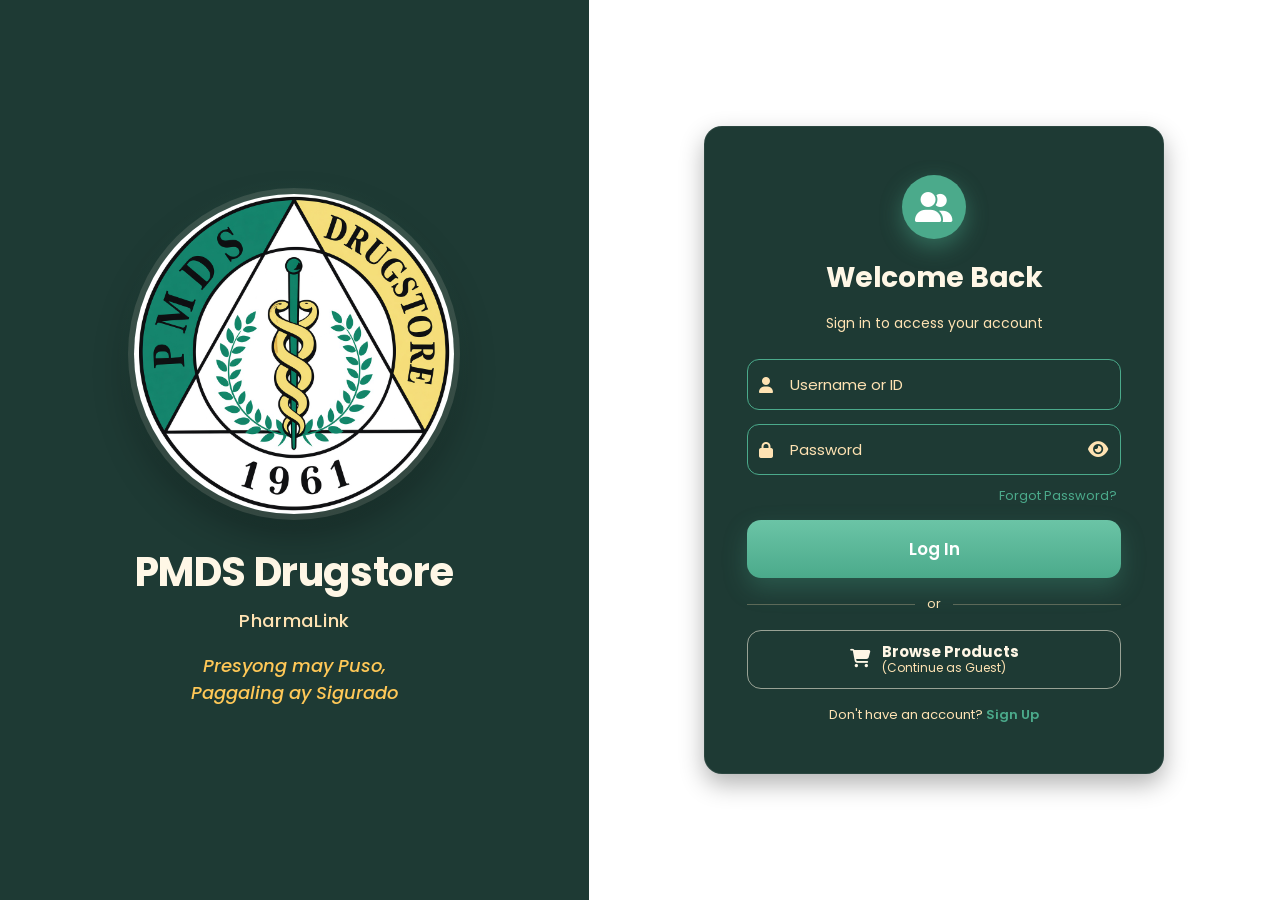
<file: index.html>
﻿<!DOCTYPE html>
<html lang="en">
<head>
    <meta charset="UTF-8">
    <meta name="viewport" content="width=device-width, initial-scale=1.0" />
    <title>Pharmacy Login</title>
    <link rel="icon" href="/assets/pmds-logo.jpg" type="image/jpeg">
    <link rel="stylesheet" href="assets/theme.css?v=palette-w4" />
    <link rel="stylesheet" href="shared/css/login.css?v=login-logo3" />
    <link rel="stylesheet" href="https://cdnjs.cloudflare.com/ajax/libs/font-awesome/6.4.0/css/all.min.css"/>
</head>
<body>
    <div class="login-page" id="loginPage">
        <div class="login-branding">
            <div class="brand-logo-wrap">
                <img class="brand-logo" src="assets/pmds-logo.jpg?v=logo1" alt="PMDS Drugstore">
            </div>
            <h1>PMDS Drugstore</h1>
            <p class="brand-kicker">PharmaLink</p>
            <p class="brand-slogan">Presyong may Puso,<br>Paggaling ay Sigurado</p>
        </div>

        <div class="login-container">
            <div class="login-card"> 
                
                <div class="login-icon">
                    <i class="fa-solid fa-user-group"></i>
                </div>
                <h2>Welcome Back</h2>
                <p>Sign in to access your account</p>
                <div id="loginMessage"></div>
                
                <form id="loginForm" method="POST">
                    
                    <div class="input-group">
                        <i class="fa-solid fa-user"></i>
                        <input type="text" id="username" name="username" placeholder="Username or ID" required autocomplete="username">
                    </div>

                    <div class="input-group">
                        <i class="fa-solid fa-lock"></i>
                        <input type="password" id="password" name="password" placeholder="Password" required>
                        <i class="fas fa-eye toggle-password"></i> 
                    </div>

                    <p class="forgot-password-row"><a href="#" id="openForgotPasswordModal">Forgot Password?</a></p>

                    <button type="submit" class="login-btn">Log In</button>
                    <div class="login-or"><span>or</span></div>
                    <a class="guest-browse-btn" href="/customer/customer.html">
                        <i class="fa-solid fa-cart-shopping"></i>
                        <span>
                            <strong>Browse Products</strong>
                            <small>(Continue as Guest)</small>
                        </span>
                    </a>

                    <p class="signup-text">Don't have an account? <a href="#" id="openSignupModal">Sign Up</a></p>
                </form>
                
            </div>
        </div>
    </div>

    <!-- Forgot Password: username or account ID, plus the email on file. -->
    <div class="signup-modal-overlay" id="forgotPasswordModalOverlay">
        <div class="login-card signup-modal-card">
            <span class="signup-modal-close" id="closeForgotPasswordModal">&times;</span>

            <div class="login-icon">
                <i class="fa-solid fa-key"></i>
            </div>
            <h2>Forgot Password</h2>
            <p>Enter your username and the email on the account.</p>

            <div id="forgotPasswordMessage"></div>

            <form id="forgotPasswordForm">
                <div class="input-group">
                    <i class="fa-solid fa-id-badge"></i>
                    <input type="text" name="employee_id" placeholder="Username or account ID" required autocomplete="username">
                </div>
                <div class="input-group">
                    <i class="fa-solid fa-envelope"></i>
                    <input type="email" name="email" placeholder="Email Address" required>
                </div>

                <button type="submit" class="login-btn">Send Reset Link</button>
            </form>
        </div>
    </div>

    <!-- Sign Up Popup Modal -->
    <div class="signup-modal-overlay" id="signupModalOverlay">
        <div class="login-card signup-modal-card">
            <span class="signup-modal-close" id="closeSignupModal">&times;</span>

            <div class="login-icon">
                <i class="fa-solid fa-user-plus"></i>
            </div>
            <h2>Register</h2>
            <p>Create a customer account</p>

            <div id="signupMessage"></div>

            <form id="signupForm">
                <div class="input-group">
                    <i class="fa-solid fa-file-signature"></i>
                    <input type="text" name="first_name" placeholder="First Name" required>
                </div>
                <div class="input-group">
                    <i class="fa-solid fa-file-signature"></i>
                    <input type="text" name="middle_name" placeholder="Middle Name (Optional)">
                </div>
                <div class="input-group">
                    <i class="fa-solid fa-file-signature"></i>
                    <input type="text" name="last_name" placeholder="Last Name" required>
                </div>
                <div class="input-group">
                    <i class="fa-solid fa-user"></i>
                    <input type="text" name="username" placeholder="Username" required>
                </div>
                <div class="input-group">
                    <i class="fa-solid fa-envelope"></i>
                    <input type="email" name="email" placeholder="Email Address" required>
                </div>
                <div class="input-group ph-signup-phone">
                    <i class="fa-solid fa-phone"></i>
                    <span class="ph-signup-cc">+63</span>
                    <input type="tel" name="phone_number" placeholder="9XXXXXXXXX" inputmode="numeric" maxlength="10" required>
                </div>
                <div class="input-group">
                    <i class="fa-solid fa-lock"></i>
                    <input type="password" name="password" placeholder="Password" required>
                </div>
                <div class="pw-hints" id="signupPwHints"></div>
                <div class="input-group">
                    <i class="fa-solid fa-lock"></i>
                    <input type="password" name="confirm_password" placeholder="Confirm Password" required>
                </div>

                <button type="submit" class="login-btn">Register</button>
            </form>
        </div>
    </div>

    <!-- Post-registration confirmation popup -->
    <div class="signup-modal-overlay" id="registerSuccessOverlay">
        <div class="login-card signup-modal-card" style="text-align:center;">
            <div class="login-icon"><i class="fa-solid fa-circle-check"></i></div>
            <h2>Registered!</h2>
            <p>Your account was created successfully. Go back to the login page now?</p>
            <div class="staff-notif-modal-actions" style="padding:8px 0 0;">
                <button type="button" class="staff-notif-modal-yes" id="registerSuccessYes"><i class="fa-solid fa-check"></i> Yes</button>
                <button type="button" class="staff-notif-modal-no" id="registerSuccessNo"><i class="fa-solid fa-xmark"></i> No</button>
            </div>
        </div>
    </div>
    
    <script src="assets/theme.js?v=push2"></script>
    <script src="assets/profile-validate.js?v=pv6"></script>
    <script src="shared/js/login.js?v=user-id2"></script>
    <script>
    (function () {
        const loginPage = document.getElementById('loginPage');
        const openBtn = document.getElementById('openSignupModal');
        const closeBtn = document.getElementById('closeSignupModal');
        const overlay = document.getElementById('signupModalOverlay');
        const signupForm = document.getElementById('signupForm');
        const signupMessage = document.getElementById('signupMessage');
        const successOverlay = document.getElementById('registerSuccessOverlay');
        const successYes = document.getElementById('registerSuccessYes');
        const successNo = document.getElementById('registerSuccessNo');
        if (window.phProfileValidate) {
            window.phProfileValidate.bindNameCaps(signupForm);
            window.phProfileValidate.bindPhoneDigits(signupForm.phone_number);
            window.phProfileValidate.bindHints(signupForm.password, document.getElementById('signupPwHints'));
        }

        function openModal() {
            overlay.classList.add('active');
            loginPage.classList.add('blurred');
        }
        function closeModal() {
            overlay.classList.remove('active');
            loginPage.classList.remove('blurred');
            signupMessage.innerHTML = '';
        }

        openBtn.addEventListener('click', (e) => { e.preventDefault(); openModal(); });
        closeBtn.addEventListener('click', closeModal);
        overlay.addEventListener('click', (e) => { if (e.target === overlay) closeModal(); });

        signupForm.addEventListener('submit', async function (e) {
            e.preventDefault();
            const formData = new FormData(signupForm);
            const payload = Object.fromEntries(formData.entries());
            const pv = window.phProfileValidate;
            if (pv) {
                payload.first_name = pv.titleCaseName(payload.first_name);
                payload.middle_name = pv.titleCaseName(payload.middle_name);
                payload.last_name = pv.titleCaseName(payload.last_name);
                payload.phone_number = pv.e164Phone(payload.phone_number) || payload.phone_number;
            }

            const res = await fetch('/api/auth/register', {
                method: 'POST',
                headers: { 'Content-Type': 'application/json' },
                credentials: 'same-origin',
                body: JSON.stringify(payload)
            });
            // TEMPORARY DEBUG PATCH: read the raw response text first. If it
            // isn't valid JSON (e.g. a PHP fatal error was printed instead),
            // show the raw text directly instead of silently failing â€” this
            // is only here to diagnose the current registration issue and
            // should be removed once that's fixed.
            const rawText = await res.text();
            let result;
            try {
                result = JSON.parse(rawText);
            } catch (parseErr) {
                alert("RAW SERVER RESPONSE (not valid JSON):\n\n" + rawText);
                return;
            }

            if (result.success) {
                overlay.classList.remove('active');
                successOverlay.classList.add('active');
                signupForm.reset();
            } else {
                signupMessage.innerHTML = `<div class="message error">${result.message}</div>`;
            }
        });

        // Post-registration popup: go back to login, or stay on the page
        successYes.addEventListener('click', () => {
            window.location.href = '/';
        });
        successNo.addEventListener('click', () => {
            successOverlay.classList.remove('active');
            loginPage.classList.remove('blurred');
        });

        // ---- Forgot Password (Customer self-service) ----
        const fpOpenBtn = document.getElementById('openForgotPasswordModal');
        const fpCloseBtn = document.getElementById('closeForgotPasswordModal');
        const fpOverlay = document.getElementById('forgotPasswordModalOverlay');
        const fpForm = document.getElementById('forgotPasswordForm');
        const fpMessage = document.getElementById('forgotPasswordMessage');

        function fpOpenModal() {
            fpOverlay.classList.add('active');
            loginPage.classList.add('blurred');
        }
        function fpCloseModal() {
            fpOverlay.classList.remove('active');
            loginPage.classList.remove('blurred');
            fpMessage.innerHTML = '';
            fpForm.reset();
        }

        fpOpenBtn.addEventListener('click', (e) => { e.preventDefault(); fpOpenModal(); });
        fpCloseBtn.addEventListener('click', fpCloseModal);
        fpOverlay.addEventListener('click', (e) => { if (e.target === fpOverlay) fpCloseModal(); });

        fpForm.addEventListener('submit', async function (e) {
            e.preventDefault();
            const submitBtn = fpForm.querySelector('button[type="submit"]');
            submitBtn.disabled = true;
            submitBtn.textContent = 'Sending...';

            const formData = new FormData(fpForm);
            const payload = Object.fromEntries(formData.entries());

            try {
                const res = await fetch('/api/auth/forgot-password', {
                    method: 'POST',
                    headers: { 'Content-Type': 'application/json' },
                    credentials: 'same-origin',
                    body: JSON.stringify(payload)
                });
                const result = await res.json();
                fpMessage.innerHTML = result.success
                    ? `<div class="message success">${result.message}</div>`
                    : `<div class="message error">${result.message}</div>`;
                if (result.success) fpForm.reset();
            } catch (err) {
                fpMessage.innerHTML = `<div class="message error">Something went wrong. Please try again.</div>`;
            } finally {
                submitBtn.disabled = false;
                submitBtn.textContent = 'Send Reset Link';
            }
        });
    })();
    </script>
</body>
</html>
</file>
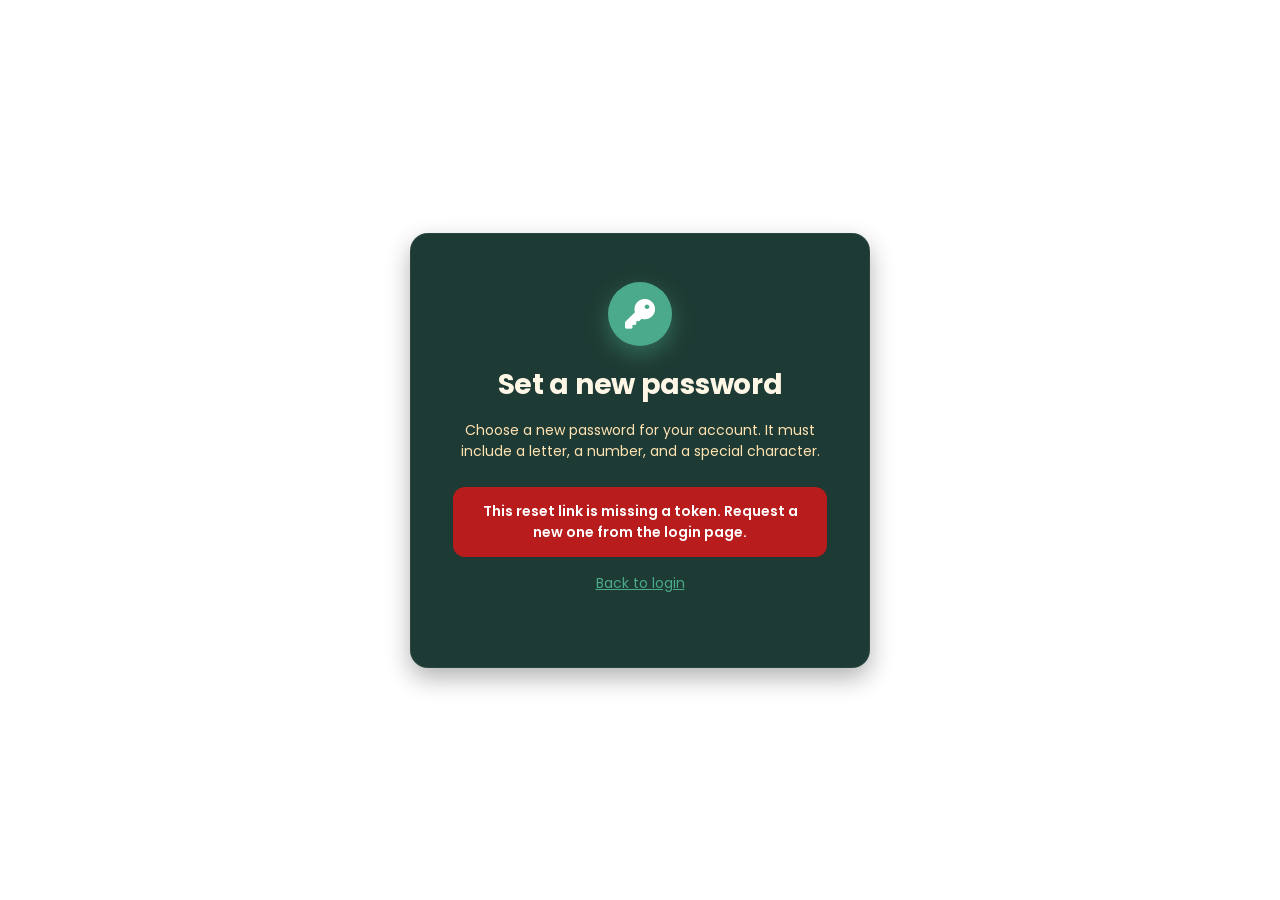
<file: reset-password.html>
<!DOCTYPE html>
<html lang="en">
<head>
    <meta charset="UTF-8">
    <meta name="viewport" content="width=device-width, initial-scale=1.0" />
    <title>Reset Password - PharmaLink</title>
    <link rel="icon" href="/assets/pmds-logo.jpg" type="image/jpeg">
    <link rel="stylesheet" href="assets/theme.css?v=palette-w4" />
    <link rel="stylesheet" href="shared/css/login.css?v=signup1" />
    <link rel="stylesheet" href="https://cdnjs.cloudflare.com/ajax/libs/font-awesome/6.4.0/css/all.min.css"/>
</head>
<body>
    <div class="login-page">
        <div class="login-container" style="margin:0 auto;">
            <div class="login-card">
                <div class="login-icon">
                    <i class="fa-solid fa-key"></i>
                </div>
                <h2>Set a new password</h2>
                <p>Choose a new password for your account. It must include a letter, a number, and a special character.</p>
                <div id="resetMessage"></div>
                <form id="resetPasswordForm">
                    <div class="input-group">
                        <i class="fa-solid fa-lock"></i>
                        <input type="password" id="newPassword" name="new_password" placeholder="New password" required minlength="8" autocomplete="new-password">
                        <button type="button" class="toggle-password" data-target="newPassword" title="Show password" aria-label="Show password"><i class="fas fa-eye"></i></button>
                    </div>
                    <div class="input-group">
                        <i class="fa-solid fa-lock"></i>
                        <input type="password" id="confirmPassword" name="confirm_password" placeholder="Confirm new password" required minlength="8" autocomplete="new-password">
                        <button type="button" class="toggle-password" data-target="confirmPassword" title="Show password" aria-label="Show password"><i class="fas fa-eye"></i></button>
                    </div>
                    <div id="pwHints" class="pw-hints"></div>
                    <button type="submit" class="login-btn">Update Password</button>
                </form>
                <p style="text-align:center;margin-top:16px;"><a href="/" style="color:#4BAA8B;">Back to login</a></p>
            </div>
        </div>
    </div>
    <script src="assets/profile-validate.js?v=pv2"></script>
    <script src="shared/js/login.js?v=guest-shop3"></script>
    <script>
    (function () {
        const params = new URLSearchParams(window.location.search);
        const token = params.get("token") || "";
        const form = document.getElementById("resetPasswordForm");
        const message = document.getElementById("resetMessage");
        const newPassword = document.getElementById("newPassword");
        const confirmPassword = document.getElementById("confirmPassword");
        if (window.phProfileValidate) {
            window.phProfileValidate.bindHints(newPassword, document.getElementById("pwHints"));
        }
        if (!token) {
            form.style.display = "none";
            message.innerHTML = '<div class="message error">This reset link is missing a token. Request a new one from the login page.</div>';
            return;
        }
        form.addEventListener("submit", async function (e) {
            e.preventDefault();
            const next = newPassword.value;
            const confirm = confirmPassword.value;
            const localErr = window.phProfileValidate
                ? window.phProfileValidate.newPasswordError(next)
                : "";
            if (localErr) {
                message.innerHTML = `<div class="message error">${localErr}</div>`;
                return;
            }
            if (next !== confirm) {
                message.innerHTML = '<div class="message error">New passwords do not match.</div>';
                return;
            }
            const submitBtn = form.querySelector("button[type=submit]");
            submitBtn.disabled = true;
            submitBtn.textContent = "Updating...";
            try {
                const res = await fetch("/api/auth/reset-password", {
                    method: "POST",
                    headers: { "Content-Type": "application/json" },
                    body: JSON.stringify({
                        token,
                        new_password: next,
                        confirm_password: confirm
                    })
                });
                const result = await res.json();
                message.innerHTML = `<div class="message ${result.success ? "success" : "error"}">${result.message}</div>`;
                if (result.success) {
                    form.reset();
                    setTimeout(() => { window.location.href = "/"; }, 1800);
                }
            } catch (err) {
                message.innerHTML = '<div class="message error">Something went wrong. Please try again.</div>';
            } finally {
                submitBtn.disabled = false;
                submitBtn.textContent = "Update Password";
            }
        });
    })();
    </script>
</body>
</html>
</file>
<file: assets/theme.css>
/* ==========================================================================
   PHARMALINK - UNIFIED DESIGN SYSTEM
   Shared by: Admin Portal · Cashier / POS Portal · Customer Portal · Auth
   This file is the single source of truth for color, type, spacing, motion
   and every recurring UI component (sidebar, header, cards, tables, forms,
   buttons, badges, modals, toasts). Portal-specific stylesheets @import this
   file and only add layout unique to that screen.
   ========================================================================== */

@import url('https://fonts.googleapis.com/css2?family=Poppins:wght@300;400;500;600;700;800&family=Inter:wght@400;500;600;700&display=swap');

:root{
  /* White canvas. Cream / gold for wells & accents. Teal / forest for actions & type. */
  --ph-cream:       #FFF7E6;
  --ph-cream-2:     #FFE3B3;
  --ph-gold:        #FFC857;
  --ph-teal:        #4BAA8B;
  --ph-forest:      #1E3A34;

  --ph-primary-50:  #FFF7E6;
  --ph-primary-100: #FFE3B3;
  --ph-primary-200: #FFC857;
  --ph-primary-400: #4BAA8B;
  --ph-primary-500: #4BAA8B;
  --ph-primary-600: #1E3A34;
  --ph-primary-700: #1E3A34;
  --ph-primary:      #4BAA8B;
  --ph-accent:       #FFC857;
  --ph-accent-2:     #FFE3B3;

  --ph-navy-900: #1E3A34;
  --ph-navy-800: #1E3A34;
  --ph-navy-700: #24544C;
  --ph-blue-900: #1E3A34;
  --ph-blue-800: #1E3A34;
  --ph-blue-600: #4BAA8B;
  --ph-blue-50:  #FFF7E6;

  --ph-success:      #4BAA8B;
  --ph-success-bg:   #FFF7E6;
  --ph-success-dk:   #1E3A34;
  --ph-warning:      #FFC857;
  --ph-warning-bg:   #FFF7E6;
  --ph-warning-dk:   #1E3A34;
  --ph-danger:       #b91c1c;
  --ph-danger-bg:    #FFF7E6;
  --ph-danger-dk:    #7f1d1d;
  --ph-info:         #4BAA8B;
  --ph-info-bg:      #FFF7E6;
  --ph-info-dk:      #1E3A34;

  /* Surfaces: page + cards stay white. Cream is a well, gold is an accent edge. */
  --ph-bg:          #ffffff;
  --ph-surface:     #ffffff;
  --ph-surface-2:   #FFF7E6;
  --ph-border:      #FFE3B3;
  --ph-border-soft: #FFE3B3;
  --ph-text:        #1E3A34;
  --ph-text-soft:   #24544C;
  --ph-text-faint:  #4BAA8B;

  /* ---------- Elevation ---------- */
  --ph-shadow-xs: 0 1px 2px rgba(30, 58, 52, 0.06);
  --ph-shadow-sm: 0 2px 8px rgba(30, 58, 52, 0.08);
  --ph-shadow-md: 0 8px 24px rgba(30, 58, 52, 0.10);
  --ph-shadow-lg: 0 16px 40px rgba(30, 58, 52, 0.14);
  --ph-shadow-primary: 0 10px 25px rgba(75, 170, 139, 0.28);

  /* ---------- Shape / rhythm ---------- */
  --ph-radius-sm: 8px;
  --ph-radius-md: 12px;
  --ph-radius-lg: 18px;
  --ph-radius-pill: 999px;
  --ph-gap: 20px;

  /* ---------- Motion ---------- */
  --ph-ease: cubic-bezier(.4,0,.2,1);
  --ph-fast: .18s;
  --ph-med: .3s;

  /* ---------- Type ---------- */
  --ph-font: 'Poppins', 'Inter', -apple-system, BlinkMacSystemFont, sans-serif;

  --ph-gradient-brand: #4BAA8B;
  --ph-gradient-sidebar: #1E3A34;
}

/* ==========================================================================
   RESET & BASE
   ========================================================================== */
*{ box-sizing:border-box; }
html{ scroll-behavior:smooth; background:#ffffff; }
body{
  font-family: var(--ph-font);
  background: #ffffff;
  color: var(--ph-text);
  -webkit-font-smoothing: antialiased;
}
h1,h2,h3,h4,h5,h6{ font-family:var(--ph-font); color:var(--ph-blue-900); font-weight:600; letter-spacing:-.01em; }
p{ color:var(--ph-text-soft); }
a{ color:var(--ph-primary-600); }

/* Slim, elegant scrollbars everywhere */
*{ scrollbar-width: thin; scrollbar-color: var(--ph-primary-200) transparent; }
*::-webkit-scrollbar{ width:8px; height:8px; }
*::-webkit-scrollbar-track{ background:transparent; }
*::-webkit-scrollbar-thumb{ background:var(--ph-primary-200); border-radius:99px; }
*::-webkit-scrollbar-thumb:hover{ background:var(--ph-primary-400); }

/* ==========================================================================
   SIDEBAR - identical skeleton across admin / cashier / customer
   ========================================================================== */
.sidebar{
  width:250px;
  background:var(--ph-navy-900);
  color:#fff;
  display:flex;
  flex-direction:column;
  padding-top:22px;
  position:fixed;
  top:0; left:0; bottom:0;
  z-index:1000;
  box-shadow: 4px 0 24px rgba(0,0,0,0.18);
  border-right: 1px solid rgba(255,255,255,0.04);
}
.sidebar h2,
.sidebar-header h2{
  text-align:center;
  color:#fff;
  margin-bottom:8px;
  font-size:26px;
  font-weight:800;
  letter-spacing:.5px;
}
.sidebar-header{ text-align:center; margin-bottom:22px; }
.sidebar .role,
.role-badge{
  display:block;
  background:var(--ph-gold);
  color:var(--ph-forest);
  border-radius:var(--ph-radius-pill);
  padding:4px 14px;
  text-align:center;
  font-size:12px;
  font-weight:700;
  letter-spacing:.4px;
  text-transform:uppercase;
  width:fit-content;
  margin:0 auto 26px auto;
  box-shadow:0 4px 10px rgba(255,200,87,.35);
}
.sidebar-nav{ display:flex; flex-direction:column; gap:2px; padding:0 12px; }
.nav-item{
  display:flex;
  align-items:center;
  gap:12px;
  padding:13px 16px;
  margin:0 0;
  cursor:pointer;
  border-radius:10px;
  transition:background var(--ph-fast) var(--ph-ease), color var(--ph-fast) var(--ph-ease), transform var(--ph-fast) var(--ph-ease);
  color:#FFE3B3;
  text-decoration:none;
  font-size:14.5px;
  font-weight:500;
  position:relative;
}
.sidebar:not(.no-outer-pad) .nav-item{ margin-left:0; margin-right:0; }
.nav-item i{ width:20px; text-align:center; font-size:17px; flex-shrink:0; }
.nav-item:hover{
  background:rgba(255,247,230,0.12);
  color:#fff;
  transform:translateX(2px);
}
.nav-item.active{
  background:var(--ph-primary-500);
  color:#fff;
  box-shadow:0 6px 16px rgba(75,170,139,.35);
}
.sidebar .logout-btn,
.sidebar a[href="logout.php"]{
  position:absolute;
  bottom:16px;
  left:12px;
  right:12px;
  width:auto;
  border-top:none !important;
  background:rgba(255,255,255,0.05);
}
.sidebar a[href="logout.php"]:hover{ background:var(--ph-danger); color:#fff; }

.nav-toggle{
  display:none;
  width:40px; height:40px; min-width:40px; flex:0 0 40px;
  margin:0; padding:0 !important;
  border-radius:10px;
  background:#1E3A34 !important; color:#fff !important;
  box-shadow:none !important;
  justify-content:center;
}
.nav-toggle:hover{ transform:none; background:#24544C !important; box-shadow:none !important; }
.nav-backdrop{
  display:none;
  position:fixed; inset:0;
  background:rgba(30,58,52,.45);
  z-index:990;
}
@media (max-width:900px){
  .nav-toggle{ display:inline-flex; }
  body.nav-open .nav-backdrop{ display:block; }
  .header{ z-index:1100; gap:10px; }
  .header h3{ min-width:0; overflow:hidden; text-overflow:ellipsis; white-space:nowrap; }
  .sidebar{
    top:72px; bottom:0; width:min(280px, 88vw); height:auto;
    transform:translateX(-105%);
    transition:transform .22s ease;
    z-index:1000;
  }
  body.nav-open .sidebar{ transform:translateX(0); }
  .sidebar-nav{ flex:1; min-height:0; overflow-y:auto; padding-bottom:72px; }
  .main{ margin-left:0 !important; }
}
@media (max-width:720px){
  .header{ height:56px; min-height:56px; padding:0 12px; }
  .sidebar{ top:56px; }
}

/* ==========================================================================
   TOP HEADER BAR
   ========================================================================== */
.main{
  margin-left:250px;
  background:#ffffff;
  display:flex;
  flex-direction:column;
  min-height:100vh;
}
.header{
  background:#ffffff;
  padding:0 32px;
  min-height:72px;
  height:72px;
  box-sizing:border-box;
  display:flex;
  justify-content:space-between;
  align-items:center;
  border-bottom:1px solid var(--ph-border-soft);
  position:sticky;
  top:0;
  z-index:50;
  backdrop-filter:saturate(180%) blur(6px);
  box-shadow:var(--ph-shadow-xs);
}
.header h3{ margin:0; color:var(--ph-blue-900); font-size:19px; font-weight:700; }
.header-right{ display:flex; align-items:center; gap:22px; }
/* ==== Header profile trigger (avatar + name) ====
   Shared by Admin / Cashier / Customer headers so the profile entry point
   looks and sits in the exact same place (far right of header-right,
   after the notification bell) on every portal. Clicking it jumps to that
   page's own Profile section. */
.header-profile{
  display:flex; align-items:center; gap:10px;
  padding:6px 16px 6px 6px;
  border-radius:999px;
  cursor:pointer;
  background:var(--ph-surface-2);
  border:1px solid var(--ph-border-soft);
  transition:background var(--ph-fast), border-color var(--ph-fast), box-shadow var(--ph-fast);
}
.header-profile:hover{
  background:var(--ph-cream);
  border-color:var(--ph-gold);
  box-shadow:0 2px 8px rgba(30,58,52,0.12);
}
.header-profile img{
  width:36px; height:36px;
  border-radius:50%;
  object-fit:cover;
  border:2px solid var(--ph-blue-600, #4BAA8B);
  flex-shrink:0;
}
.header-profile span{
  font-size:14px;
  font-weight:700;
  color:var(--ph-blue-900, #1E3A34);
  white-space:nowrap;
}
.notification{
  position:relative;
  font-size:19px;
  color:var(--ph-text-soft);
  cursor:pointer;
  transition:color var(--ph-fast);
  width:38px; height:38px;
  display:flex; align-items:center; justify-content:center;
  border-radius:50%;
  background:var(--ph-surface-2);
}
.notification:hover{ color:var(--ph-primary-600); background:var(--ph-primary-50); }
.notification::after{ display:none; }
#notification-dropdown{
  border:1px solid var(--ph-border) !important;
  border-radius:var(--ph-radius-md) !important;
  box-shadow:var(--ph-shadow-lg) !important;
  overflow:hidden;
}

/* Shared notification bell + dropdown, used by Admin, Cashier, and Customer */

.staff-notif-dropdown,
#notification-dropdown{
  position:absolute;
  top:44px;
  right:0;
  width:320px;
  max-height:340px;
  overflow-y:auto;
  background:var(--ph-surface);
  border:1px solid var(--ph-border);
  border-radius:var(--ph-radius-md);
  box-shadow:var(--ph-shadow-lg);
  display:none;
  z-index:999;
  text-align:left;
}
.staff-notif-dropdown.open,
#notification-dropdown.open{ display:block; }

/* On a phone the bell sits beside the menu, so a 320px panel anchored to
   the bell runs off the left edge. Pin it to the screen instead. */
@media (max-width: 900px) {
  .staff-notif-dropdown,
  #notification-dropdown {
    position: fixed;
    top: 80px;
    left: 12px;
    right: 12px;
    width: auto;
    max-width: calc(100vw - 24px);
    z-index: 1200;
  }
}
@media (max-width: 720px) {
  .staff-notif-dropdown,
  #notification-dropdown {
    top: 64px;
  }
}

.staff-notif-item{
  display:flex;
  gap:10px;
  align-items:flex-start;
  padding:12px 14px;
  border-bottom:1px solid var(--ph-border-soft);
  font-size:13px;
  color:var(--ph-text);
  line-height:1.4;
}
.staff-notif-item.is-new{
  background:#FFF7E6;
  border-left:3px solid var(--ph-gold, #FFC857);
  animation:staffNotifPulse 1.1s ease 3;
}
.staff-notif-new{
  display:inline-block;
  margin-left:6px;
  padding:1px 6px;
  border-radius:999px;
  background:var(--ph-gold, #FFC857);
  color:#1E3A34;
  font-size:10px;
  font-weight:800;
  letter-spacing:.04em;
  vertical-align:middle;
}
@keyframes staffNotifPulse{
  0%, 100%{ background:#FFF7E6; }
  50%{ background:#FFE3B3; }
}
.staff-notif-item:last-child{ border-bottom:none; }
.staff-notif-item[role="button"]{ cursor:pointer; }
.staff-notif-item[role="button"]:hover{ background:var(--ph-surface-2); }
.staff-notif-item.is-new[role="button"]:hover{ background:#FFE9B8; }
.staff-notif-item[role="button"]:focus{
  outline:2px solid var(--ph-primary-200);
  outline-offset:-2px;
}

.staff-notif-modal-overlay{
  display:none;
}
.staff-notif-modal-overlay.open{ display:flex; }
#systemDialogOverlay{ z-index:10070; }
.staff-notif-modal{
  width:min(260px,92vw);
  background:var(--ph-surface);
  border-radius:var(--ph-radius-md);
  box-shadow:var(--ph-shadow-lg);
  overflow:hidden;
}
.staff-notif-modal-head{
  display:flex;
  align-items:center;
  justify-content:space-between;
  gap:12px;
  padding:16px 18px 12px;
  border-bottom:1px solid var(--ph-border-soft);
}
.staff-notif-modal-head h3{
  margin:0;
  font-size:1rem;
  color:var(--ph-blue-900);
  display:flex;
  align-items:center;
  gap:8px;
}
.staff-notif-modal-head h3 i{ color:var(--ph-warning); }
.staff-notif-modal-head .staff-notif-modal-close{
  border:0;
  background:transparent !important;
  background-image:none !important;
  box-shadow:none !important;
  filter:none !important;
  transform:none !important;
  font-size:22px;
  line-height:1;
  color:var(--ph-text-faint) !important;
  cursor:pointer;
  padding:4px 8px !important;
  min-width:0;
  width:auto;
  display:inline-flex;
  align-items:center;
  justify-content:center;
}
.staff-notif-modal-body{ padding:16px 18px 8px; text-align:center; }
.staff-notif-modal--system{
  width:min(340px,92vw);
}
.staff-notif-modal--alert [data-sys-no]{
  display:none !important;
}
.staff-notif-modal-body p{
  margin:0;
  font-size:14px;
  line-height:1.5;
  color:var(--ph-text);
  white-space:pre-wrap;
}
.staff-notif-prompt-input{
  display:none;
  width:100%;
  margin-top:12px;
  box-sizing:border-box;
  padding:10px 12px;
  border:1px solid var(--ph-border-soft);
  border-radius:8px;
  font-size:14px;
  color:var(--ph-text);
  background:var(--ph-surface);
}
.staff-notif-modal-body small{
  display:block;
  margin-top:10px;
  color:#9ca3af;
}
.staff-notif-modal-actions{
  padding:12px 16px 16px;
  display:flex;
  flex-direction:row;
  justify-content:center;
  gap:10px;
}
.staff-notif-modal-actions button{
  flex:1;
  margin:0;
  min-height:42px;
  display:flex !important;
  justify-content:center !important;
  align-items:center !important;
  text-align:center !important;
  font-size:15px;
  font-weight:700;
  letter-spacing:.02em;
  background-image:none !important;
}
.staff-notif-modal-actions button i{
  color:inherit;
  margin:0;
  font-size:14px;
}
.staff-notif-modal-actions .staff-notif-modal-yes{
  background:var(--ph-primary-500) !important;
  color:#fff;
}
.staff-notif-modal-actions .staff-notif-modal-yes:hover{
  background:var(--ph-primary-600) !important;
}
.staff-notif-modal-actions .staff-notif-modal-no{
  background:var(--ph-danger) !important;
  background-image:none !important;
  box-shadow:none;
  color:#fff;
}
.staff-notif-modal-actions .staff-notif-modal-no:hover{
  background:var(--ph-danger-dk) !important;
}
.staff-notif-item i{ margin-top:2px; color:var(--ph-warning); }
.staff-notif-item.low_stock i{ color:var(--ph-danger); }
.staff-notif-item.expiring i{ color:var(--ph-warning); }
.staff-notif-empty{
  padding:18px 14px;
  text-align:center;
  color:var(--ph-text-faint);
  font-size:13px;
}

.notification-badge{
  position:absolute;
  top:-2px; right:-2px;
  background:var(--ph-danger);
  color:#fff;
  font-size:10px;
  font-weight:700;
  min-width:16px;
  height:16px;
  border-radius:8px;
  display:flex;
  align-items:center;
  justify-content:center;
  padding:0 4px;
  border:2px solid var(--ph-surface);
}
.notification.has-new .notification-badge{
  animation:staffBadgePulse 1s ease infinite;
}
@keyframes staffBadgePulse{
  0%, 100%{ transform:scale(1); }
  50%{ transform:scale(1.18); }
}

.content{ flex:1; padding:20px 34px 30px; overflow-y:auto; background:#ffffff; }
.content > section,
.content > .page,
.page{ background:#ffffff; }
section{ animation:phFadeIn .45s var(--ph-ease); }
@keyframes phFadeIn{ from{opacity:0;} to{opacity:1;} }

/* ==========================================================================
   PAGE TITLES - same gap as Admin Dashboard on every tab / role
   ========================================================================== */
.dashboard-header,
.products-header,
.prescription-header,
.orders-header,
.customer-profile-header,
.dash-header{
  margin:0 0 14px;
  padding:0;
}
.dashboard-header h2,
.products-header h2,
.prescription-header h2,
.orders-header h2,
.customer-profile-header h2,
.dash-header h2{
  margin:0;
  font-size:1.7rem;
  font-weight:700;
  line-height:1.25;
  color:var(--ph-blue-900);
}
.dashboard-header .subtitle,
.products-header .subtitle,
.prescription-header .subtitle,
.orders-header .subtitle,
.dash-header .subtitle,
.customer-profile-header p{
  margin:6px 0 0;
  color:var(--ph-text-faint);
  font-size:.95rem;
  line-height:1.45;
}

/* ==========================================================================
   CARDS - dashboard-cards / stats-cards / generic .card
   ========================================================================== */
.dashboard-cards, .stats-cards{
  display:grid;
  grid-template-columns:repeat(auto-fit, minmax(220px, 1fr));
  gap:var(--ph-gap);
  margin-bottom:30px;
}
.card, .stat-card{
  background:var(--ph-surface);
  padding:22px;
  border-radius:var(--ph-radius-lg);
  box-shadow:var(--ph-shadow-sm);
  border:1px solid var(--ph-border-soft);
  transition:transform var(--ph-med) var(--ph-ease), box-shadow var(--ph-med) var(--ph-ease);
}
.card{ text-align:center; }
.stat-card{ display:flex; align-items:center; gap:16px; cursor:pointer; }
.card:hover, .stat-card:hover{
  transform:translateY(-6px);
  box-shadow:var(--ph-shadow-lg);
  border-color:var(--ph-primary-200);
}
.card i{
  font-size:24px; margin-bottom:10px; color:#fff;
  width:52px; height:52px; border-radius:14px;
  display:inline-flex; align-items:center; justify-content:center;
  background:var(--ph-primary-500);
  box-shadow:var(--ph-shadow-primary);
}
.stat-icon{
  width:54px; height:54px; border-radius:14px;
  display:flex; align-items:center; justify-content:center;
  background:var(--ph-primary-500);
  flex-shrink:0;
}
.stat-icon i{ font-size:24px; color:#fff; }
.card h3{ margin-bottom:4px; color:var(--ph-text); font-size:15px; }
.card p.value{ font-size:1.6rem; font-weight:700; color:var(--ph-blue-900); margin-top:6px; }
.stat-content h3{ font-size:22px; margin-bottom:2px; color:var(--ph-blue-900); }
.stat-content p{ font-size:13.5px; color:var(--ph-text-faint); }

.dashboard-grid{ display:grid; grid-template-columns:1fr 1fr; gap:22px; }
.chart-card, .table-card, .activity-card, .tips-card, .quick-actions,
.pres-history, .orders-table, .cart-panel, #cart-panel{
  background:var(--ph-surface);
  padding:22px;
  border-radius:var(--ph-radius-lg);
  box-shadow:var(--ph-shadow-sm);
  border:1px solid var(--ph-border-soft);
}
.chart-card canvas{ width:100% !important; height:320px !important; max-height:340px; }

/* Quick actions */
.quick-actions h3{ text-align:center; margin-bottom:14px; }
.quick-actions .btn-container{ display:grid; grid-template-columns:repeat(auto-fit, minmax(120px,1fr)); gap:10px; }

.tips-card .tip{ display:flex; align-items:center; margin-bottom:12px; }
.tips-card i{ font-size:19px; color:var(--ph-success); margin-right:10px; }

/* ==========================================================================
   BUTTONS - one visual language for every button variant in the codebase
   ========================================================================== */
button, .add-btn, .btn-primary, .btn-process, .btn-complete, .btn-review,
.update-btn, .upload-btn, .quick-action-btn, .search-section button,
.pos-mode-btn, button.login-btn, #checkout-btn, #clear-cart-btn{
  font-family:var(--ph-font);
  border:none;
  cursor:pointer;
  transition:transform var(--ph-fast) var(--ph-ease), box-shadow var(--ph-fast) var(--ph-ease), background var(--ph-fast) var(--ph-ease), opacity var(--ph-fast) var(--ph-ease);
}
button, .add-btn, .btn-primary, .btn-process, .btn-complete, .btn-review,
.update-btn, .upload-btn, .quick-action-btn, .search-section button{
  background:var(--ph-primary-500);
  background-image:none;
  color:#fff;
  padding:10px 18px;
  border-radius:var(--ph-radius-sm);
  font-weight:600;
  font-size:14px;
  display:inline-flex;
  align-items:center;
  gap:8px;
  box-shadow:0 4px 10px rgba(75,170,139,.18);
}
button:hover, .add-btn:hover, .btn-primary:hover, .btn-process:hover,
.btn-complete:hover, .btn-review:hover, .update-btn:hover, .upload-btn:hover,
.quick-action-btn:hover, .search-section button:hover{
  transform:translateY(-2px);
  box-shadow:var(--ph-shadow-primary);
  filter:none;
}
.add-btn:hover, .btn-primary:hover, .search-section button:hover{
  background:var(--ph-primary-600);
}
button:active, .add-btn:active, .btn-primary:active{ transform:translateY(0); }
button:disabled, .add-btn:disabled, input:disabled, .p-input:disabled{
  opacity:.55; cursor:not-allowed; filter:none; transform:none; box-shadow:none;
}

/* Semantic accents kept for buttons whose color carries meaning */
.add-btn.secondary{ background:var(--ph-gold); color:var(--ph-forest); box-shadow:0 4px 10px rgba(255,200,87,.28); }
.btn-complete, #checkout-btn, .upload-btn, .update-btn{ background:var(--ph-success); box-shadow:0 4px 10px rgba(75,170,139,.25); }
.btn-process{ background:var(--ph-forest); box-shadow:0 4px 10px rgba(30,58,52,.22); }
.quick-action-btn{ background:var(--ph-teal); }
#clear-cart-btn{ background:transparent; border:1px solid var(--ph-danger) !important; color:var(--ph-danger); box-shadow:none; padding:6px 8px; }
#clear-cart-btn:hover{ background:var(--ph-danger); color:#fff; transform:none; }
#checkout-btn:disabled{ background:#FFE3B3; color:#1E3A34; opacity:1; }

/* Small icon-style action buttons in tables */
.action-btn{ padding:7px 10px; border-radius:8px; font-weight:600; box-shadow:none; }
.btn-edit{ background:var(--ph-warning); }
.btn-delete{ background:var(--ph-danger); }
.action-btn-group{ display:flex; gap:6px; }
.action-btn-group button{ margin-right:0 !important; }

.pos-mode-btn{
  background:var(--ph-surface-2);
  color:var(--ph-text-soft);
  padding:10px 16px;
  border-radius:var(--ph-radius-sm);
  box-shadow:none;
  border:1px solid var(--ph-border);
}
.pos-mode-btn.active-mode{ background:var(--ph-primary-500) !important; color:#fff !important; box-shadow:var(--ph-shadow-primary); border-color:transparent; }
.pos-mode-btn:not(.active-mode):hover{ background:var(--ph-primary-50); transform:none; }

.qty-control-btn, .cart-remove-btn{ box-shadow:none; }
.qty-minus{ background:var(--ph-danger) !important; }
.qty-plus{ background:var(--ph-primary-500) !important; }

/* Ripple container (JS adds .ph-ripple span on click - see theme.js) */
.ph-ripple-host{ position:relative; overflow:hidden; }
.ph-ripple{
  position:absolute; border-radius:50%; pointer-events:none;
  background:rgba(255,255,255,.55);
  transform:scale(0); animation:phRipple .55s var(--ph-ease);
}
@keyframes phRipple{ to{ transform:scale(2.6); opacity:0; } }

/* ==========================================================================
   FORMS & INPUTS
   ========================================================================== */
input, textarea, select, .p-input{
  width:100%;
  padding:10px 12px;
  border-radius:var(--ph-radius-sm);
  border:1.5px solid var(--ph-border);
  font-size:14px;
  font-family:var(--ph-font);
  color:var(--ph-text);
  background:var(--ph-surface);
  transition:border-color var(--ph-fast), box-shadow var(--ph-fast);
}
input[type="checkbox"],
input[type="radio"]{
  width:auto;
  height:auto;
  padding:0;
  margin:0;
  border:none;
  box-shadow:none;
  background:transparent;
}
input:focus, textarea:focus, select:focus{
  outline:none;
  border-color:var(--ph-primary-500);
  box-shadow:0 0 0 4px var(--ph-primary-50);
}
.filter select, .modal select, .modal input{ padding:9px 10px; }
.filter label, .modal label, .form-group label{ font-weight:600; color:var(--ph-text); font-size:13.5px; }

.controls{ display:flex; justify-content:space-between; align-items:center; gap:12px; margin-bottom:22px; flex-wrap:wrap; }
.controls .left{ display:flex; gap:10px; align-items:center; }
.filter{ display:flex; align-items:center; gap:8px; }
.filter-row{ display:flex; align-items:center; gap:15px; margin-bottom:16px; flex-wrap:wrap; }
.search-section{ margin-bottom:16px; display:flex; gap:10px; }
.search-section input{ flex:1; }

/* ==========================================================================
   TABLES - one consistent look for every table in the system
   ========================================================================== */
.table-wrap{ overflow-x:auto; border-radius:var(--ph-radius-lg); margin-bottom:30px; }
table{
  width:100%;
  border-collapse:separate;
  border-spacing:0;
  background:var(--ph-surface);
  border-radius:var(--ph-radius-lg);
  overflow:hidden;
  box-shadow:var(--ph-shadow-sm);
  border:1px solid var(--ph-border-soft);
}
th, td{ padding:13px 16px; text-align:left; border-bottom:1px solid var(--ph-border-soft); font-size:14px; }
th{ background:var(--ph-surface-2); color:var(--ph-blue-900); font-weight:700; text-transform:uppercase; font-size:11.5px; letter-spacing:.05em; }
tr:last-child td{ border-bottom:none; }
tbody tr{ transition:background var(--ph-fast); }
tbody tr:hover{ background:var(--ph-primary-50); }

/* Cart table keeps its "floating row" style but on-brand */
.cart-table{ border-spacing:0 8px; box-shadow:none; border:none; background:transparent; }
.cart-table th{ background:transparent; border-bottom:1px solid var(--ph-border-soft); }
.cart-table tbody tr{ background:var(--ph-surface-2); box-shadow:var(--ph-shadow-xs); border-radius:var(--ph-radius-sm); }

/* Row highlight states kept, retuned to the palette */
.low-stock{ background-color:var(--ph-warning-bg) !important; }
.expiring{ background-color:#ffe6cc !important; }
.expired{ background-color:var(--ph-danger-bg) !important; color:var(--ph-danger-dk); }

/* ==========================================================================
   STATUS / BADGES - every state label in the app maps to one badge system
   ========================================================================== */
.status, .badge, .role-badge, .status-active,
.approved, .pending, .completed, .cancelled, .unknown,
.in-transit, .processing, .ready-for-pickup, .in-progress{
  display:inline-flex;
  align-items:center;
  gap:6px;
  padding:4px 12px;
  border-radius:var(--ph-radius-pill);
  font-size:.76rem;
  font-weight:700;
  letter-spacing:.02em;
  text-transform:capitalize;
}
.status.completed, .completed, .status.ready-for-pickup, .ready-for-pickup,
.approved, .status-active, .status.active{ background:var(--ph-success-bg); color:var(--ph-success-dk); }
.status.pending, .pending{ background:var(--ph-warning-bg); color:var(--ph-warning-dk); }
.status.in-progress, .in-progress, .processing, .status.processing{ background:var(--ph-info-bg); color:var(--ph-info-dk); }
.in-transit{ background:var(--ph-warning-bg); color:var(--ph-warning-dk); }
.cancelled, .unknown, .status.inactive{ background:var(--ph-danger-bg); color:var(--ph-danger-dk); }

/* ==========================================================================
   MODALS - one overlay shell for every portal (center + dim + padding)
   ========================================================================== */
.modal,
.um-modal-overlay,
.modal-overlay,
.signup-modal-overlay,
.staff-notif-modal-overlay,
.rx-modal,
.mo-modal,
.sr-modal,
.cs-seg-modal {
  position: fixed !important;
  inset: 0 !important;
  background: rgba(20, 23, 38, 0.55) !important;
  backdrop-filter: blur(3px);
  justify-content: center !important;
  align-items: center !important;
  padding: 16px !important;
  box-sizing: border-box !important;
}
.modal{ display:none; z-index:2000; }
.modal.show, .modal[style*="flex"], .modal[style*="block"]{ display:flex !important; }
.um-modal-overlay, .modal-overlay{ z-index:2600; }
.signup-modal-overlay{ z-index:2000; }
.staff-notif-modal-overlay{ z-index:10050; }
#systemDialogOverlay{ z-index:10070; }
.sr-modal{ z-index:10000; }
.rx-modal, .mo-modal, .cs-seg-modal{ z-index:2000; }
.modal-content{
  background:var(--ph-surface);
  padding:28px;
  border-radius:var(--ph-radius-lg);
  width:520px;
  max-width:92%;
  margin:auto;
  box-shadow:var(--ph-shadow-lg);
  border:1px solid var(--ph-border-soft);
  animation:phPopIn .28s var(--ph-ease);
  max-height:90vh;
  overflow-y:auto;
}
@keyframes phPopIn{ from{ opacity:0; transform:translateY(16px) scale(.97);} to{ opacity:1; transform:translateY(0) scale(1);} }
.modal-header{ display:flex; justify-content:space-between; align-items:center; margin-bottom:18px; padding-bottom:14px; border-bottom:1px solid var(--ph-border-soft); }
.modal-header h2{ font-size:1.25rem; color:var(--ph-blue-900); margin:0; }
.close{ cursor:pointer; font-size:22px; color:var(--ph-text-faint); line-height:1; transition:color var(--ph-fast); }
.close:hover{ color:var(--ph-danger); }
.modal form{ display:flex; flex-direction:column; gap:12px; }
.form-group{ margin-bottom:2px; }

/* ==========================================================================
   TOASTS / MESSAGES
   ========================================================================== */
.message, .toast{
  position:fixed;
  bottom:24px; right:24px;
  padding:14px 22px;
  border-radius:var(--ph-radius-md);
  color:#fff;
  font-weight:600;
  font-size:14px;
  box-shadow:var(--ph-shadow-lg);
  z-index:3000;
  animation:phToastIn .35s var(--ph-ease);
}
@keyframes phToastIn{ from{ opacity:0; transform:translateY(16px);} to{ opacity:1; transform:translateY(0);} }
.message.success, .toast.success{ background:var(--ph-success); }
.message.error, .toast.error{ background:var(--ph-danger); }

/* ==========================================================================
   MISC SHARED PATTERNS (suppliers, empty states, uploads)
   ========================================================================== */
.supplier-card{
  background:var(--ph-surface);
  border:1px solid var(--ph-border-soft);
  border-radius:var(--ph-radius-lg);
  padding:20px;
  box-shadow:var(--ph-shadow-sm);
  transition:transform var(--ph-med), box-shadow var(--ph-med);
}
.supplier-card:hover{ transform:translateY(-4px); box-shadow:var(--ph-shadow-md); }
.supplier-header{ display:flex; justify-content:space-between; align-items:center; margin-bottom:10px; border-bottom:2px solid var(--ph-border-soft); padding-bottom:8px; }
.supplier-card h3{ color:var(--ph-blue-900); font-size:1.15rem; }
.supplier-card li{ background:var(--ph-surface-2); border-radius:6px; padding:5px 9px; margin-bottom:4px; font-size:.88rem; color:var(--ph-text-soft); }

.empty-message{
  grid-column:1/-1;
  text-align:center;
  padding:36px;
  color:var(--ph-text-faint);
  font-style:italic;
  background:var(--ph-surface-2);
  border-radius:var(--ph-radius-lg);
  border:1.5px dashed var(--ph-border);
}

.upload-box{
  background:var(--ph-surface);
  padding:34px;
  border-radius:var(--ph-radius-lg);
  border:2px dashed var(--ph-primary-400);
  text-align:center;
  transition:var(--ph-med);
}
.upload-box:hover{ background:var(--ph-primary-50); border-color:var(--ph-primary-600); }

.product{
  background:var(--ph-surface);
  border-radius:var(--ph-radius-md);
  box-shadow:var(--ph-shadow-sm);
  border:1px solid var(--ph-border-soft);
  padding:16px;
  transition:transform var(--ph-med), box-shadow var(--ph-med);
}
.product:hover{ transform:translateY(-4px); box-shadow:var(--ph-shadow-md); }

.profile-card{
  background:var(--ph-surface);
  border-radius:var(--ph-radius-lg);
  box-shadow:var(--ph-shadow-md);
  border:1px solid var(--ph-border-soft);
}

/* ==========================================================================
   AUTH SCREENS (login / register) - shared premium look
   ========================================================================== */
.login-container{ width:100%; max-width:400px; padding:20px; }
.login-card{
  background:var(--ph-navy-900);
  border-radius:var(--ph-radius-lg);
  padding:42px 32px;
  color:#f1f5f9;
  box-shadow:var(--ph-shadow-lg);
  text-align:center;
  border:1px solid rgba(255,255,255,.06);
}
.login-icon{
  width:64px; height:64px;
  background:var(--ph-primary-500);
  box-shadow:var(--ph-shadow-primary);
}
button.login-btn{ background:var(--ph-primary-500); box-shadow:var(--ph-shadow-primary); }
button.login-btn:hover{ filter:brightness(1.08); }

/* ==========================================================================
   PROFILE (Admin / Cashier / Customer - same layout)
   ========================================================================== */
#profile, #profile-page{ scroll-margin-top:88px; }
.customer-profile-page{ width:100%; margin:0; padding:0 0 28px; }
.customer-profile-header{ margin:0 0 14px; padding:0; }
.customer-profile-layout{
  display:grid;
  grid-template-columns: minmax(0, 1.45fr) minmax(260px, .8fr);
  gap:18px;
  align-items:start;
  width:100%;
}
.profile-main-col{ display:contents; }
.profile-hero{
  display:flex; align-items:center; gap:16px; min-width:0; text-align:left;
}
.profile-hero .profile-avatar-wrap{ margin:0; flex-shrink:0; }
.profile-hero-copy{ min-width:0; overflow:hidden; }
.profile-hero-copy h3{ text-align:left; overflow-wrap:break-word; }
.profile-hero .profile-username{ margin-top:4px; }
.profile-hero .profile-pill-row{ justify-content:flex-start; }
.ph-phone-row{
  display:flex; align-items:stretch; width:100%; border:1px solid var(--ph-border); border-radius:8px; overflow:hidden; background:#fff;
}
.ph-phone-prefix{
  display:flex; align-items:center; padding:0 12px; background:#FFE3B3; color:#1E3A34;
  font-weight:800; font-size:0.92rem; border-right:1px solid var(--ph-border); white-space:nowrap;
}
.ph-phone-row input{
  border:none !important; border-radius:0 !important; box-shadow:none !important;
}
.ph-phone-hint{ margin-top:4px; color:var(--ph-text-soft); font-size:12px; font-weight:600; }
.field-error{ min-height:16px; margin-top:4px; color:#dc2626; font-size:12px; font-weight:700; }
.profile-form-grid input.is-invalid,
.profile-form-grid textarea.is-invalid,
.ph-phone-row:has(input.is-invalid){ border-color:#dc2626; }
.profile-summary-card,
.profile-details-card,
.profile-password-card{
  background:var(--ph-surface);
  border:1px solid var(--ph-border-soft);
  border-radius:var(--ph-radius-lg);
  box-shadow:var(--ph-shadow-sm);
}
.profile-summary-card{ padding:28px 20px 24px; text-align:center; }
.profile-avatar-wrap{ position:relative; width:108px; height:108px; margin:0 auto 14px; }
.profile-avatar-wrap img{
  width:108px; height:108px; max-width:108px; max-height:108px; border-radius:50%; object-fit:cover;
  border:3px solid var(--ph-border); background:var(--ph-surface-2);
}
.profile-avatar-wrap input[type="file"]{ display:none !important; }
.profile-photo-btn{
  position:absolute; right:0; bottom:2px; z-index:2; width:34px; height:34px; border-radius:50%;
  display:inline-flex; align-items:center; justify-content:center;
  background:#1E3A34; color:#fff !important; cursor:pointer;
  border:2px solid #FFF7E6;
  box-shadow:0 4px 10px rgba(30,58,52,.28);
}
.profile-photo-btn i{ color:#fff !important; font-size:14px; }
.profile-summary-card h3{
  margin:0; color:var(--ph-blue-900); font-size:1.2rem; line-height:1.3; overflow-wrap:anywhere;
}
.profile-username{ margin:6px 0 0; color:var(--ph-text-soft); font-size:0.88rem; white-space:nowrap; overflow:hidden; text-overflow:ellipsis; }
.profile-pill-row{ display:flex; flex-wrap:wrap; justify-content:center; gap:8px; margin-top:14px; }
.profile-pill{
  display:inline-flex; align-items:center; gap:6px; padding:6px 11px; border-radius:999px;
  font-size:0.75rem; font-weight:700; white-space:nowrap;
}
.profile-pill-blue{ background:#FFE3B3; color:#1E3A34; }
.profile-pill-gold{ background:#FFC857; color:#1E3A34; }
.profile-details-card, .profile-password-card{ padding:22px 24px 20px; min-width:0; }
.profile-details-card{ container-type:inline-size; }
.profile-password-card{
  background:#ffffff;
  border-color:#FFE3B3;
  position:sticky;
  top:88px;
}
.profile-card-head{
  display:flex; align-items:flex-start; justify-content:space-between; gap:12px;
  flex-wrap:wrap;
  padding-bottom:12px; margin-bottom:16px; border-bottom:1px solid var(--ph-border-soft);
}
.profile-card-head .profile-action-row{ margin-top:0; flex-shrink:0; }
.profile-card-head h3, .profile-password-card h3{
  margin:0; color:var(--ph-blue-900); font-size:1.05rem; font-weight:700;
  display:flex; align-items:center; gap:8px;
}
.profile-card-head p, .profile-password-card > p{
  margin:6px 0 0; color:var(--ph-text-soft); font-size:0.84rem; line-height:1.45;
}
.profile-form-grid{
  display:grid; grid-template-columns:repeat(2, minmax(0,1fr)); gap:14px 16px;
}
.profile-form-grid label, .profile-password-card label{
  display:flex; flex-direction:column; gap:6px; min-width:0; margin:0;
}
.profile-form-grid label span, .profile-password-card label span{
  color:var(--ph-text); font-size:0.8rem; font-weight:700;
}
.profile-form-grid input, .profile-form-grid textarea, .profile-password-card input{
  width:100%; min-width:0; border:1px solid var(--ph-border); border-radius:8px;
  padding:10px 12px; font-size:0.94rem; background:#fff; color:var(--ph-text);
}
.profile-form-grid textarea{ min-height:84px; resize:vertical; }
.profile-form-grid input:disabled, .profile-form-grid textarea:disabled{
  background:var(--ph-surface-2); color:var(--ph-text-soft); opacity:1;
}
.profile-field-wide{ grid-column:1 / -1; }
.profile-form-msg{
  min-height:18px; margin:12px 0 0; font-size:0.86rem; font-weight:600; color:var(--ph-text-soft);
}
.pw-rules{
  list-style:none; margin:8px 0 12px; padding:0;
  display:grid; gap:4px;
}
.pw-rules li{
  font-size:12px; font-weight:600; color:#9ca3af;
}
.pw-rules li::before{ content:"○ "; }
.pw-rules li.ok{ color:#4BAA8B; }
.pw-rules li.ok::before{ content:"✓ "; }
.profile-action-row{ display:flex; flex-wrap:wrap; gap:10px; margin-top:16px; }
.profile-btn{
  border:none; border-radius:9px; padding:10px 16px; color:#fff !important; font-weight:700; cursor:pointer;
  display:inline-flex; align-items:center; justify-content:center; gap:8px; min-height:42px;
}
.profile-btn i{ color:#fff !important; }
.profile-btn[hidden]{ display:none !important; }
.profile-btn-primary{ background:#4BAA8B !important; }
.profile-btn-success{ background:#1E3A34 !important; }
.profile-btn-muted{ background:#FFC857 !important; color:#1E3A34 !important; }
.profile-btn-danger{ background:#1E3A34 !important; width:100%; }
.profile-password-card form{ display:grid; gap:12px; }
.profile-password-card form .profile-btn{ margin-top:4px; }

@media (max-width: 720px){
  .customer-profile-layout{ grid-template-columns:1fr; }
  .profile-password-card{ position:static; }
}
@container (max-width: 480px){
  .profile-form-grid{ grid-template-columns:1fr; }
}
@media (max-width: 640px){
  .profile-hero{ flex-direction:column; align-items:flex-start; }
  #profile .profile-hero{
    align-items:center; width:100%; text-align:center;
  }
  #profile .profile-hero-copy,
  #profile .profile-hero-copy h3,
  #profile .profile-username{ text-align:center; width:100%; }
  #profile .profile-hero .profile-pill-row{ justify-content:center; }
  .profile-card-head{ flex-direction:column; }
  .profile-card-head .profile-action-row{ width:100%; }
}
@media (max-width: 620px){
  .profile-form-grid{ grid-template-columns:1fr; }
  .profile-action-row{ flex-direction:column; }
  .profile-action-row .profile-btn{ width:100%; }
}

/* ==========================================================================
   FOCUS ACCESSIBILITY
   ========================================================================== */
button:focus-visible, .nav-item:focus-visible, a:focus-visible{
  outline:2px solid var(--ph-primary-500);
  outline-offset:2px;
}

.ph-push-banner{
  position:fixed;
  left:12px;
  right:12px;
  bottom:12px;
  z-index:12000;
  display:flex;
  flex-wrap:wrap;
  align-items:center;
  gap:10px;
  padding:12px 14px;
  background:#1E3A34;
  color:#FFF7E6;
  border-radius:14px;
  box-shadow:0 10px 28px rgba(30,58,52,.28);
  pointer-events:auto;
  touch-action:manipulation;
}
.ph-push-banner span{ flex:1 1 180px; font-size:14px; font-weight:600; }
.ph-push-banner button,
.ph-push-banner button:hover,
.ph-push-banner button:active{
  position:relative;
  z-index:1;
  border:0;
  border-radius:999px;
  padding:8px 14px;
  font-weight:700;
  cursor:pointer;
  transform:none !important;
  touch-action:manipulation;
  pointer-events:auto;
}
.ph-push-enable,
.ph-push-enable:hover{ background:#FFC857 !important; color:#1E3A34 !important; }
.ph-push-later,
.ph-push-later:hover{ background:transparent !important; color:#FFF7E6 !important; box-shadow:none !important; }

/* Phone date fields ignore width unless the native look is turned off. */
@media (max-width: 900px){
  input[type="date"]{
    -webkit-appearance:none;
    appearance:none;
    display:block;
    width:100% !important;
    min-width:0 !important;
    max-width:100% !important;
    box-sizing:border-box !important;
    text-align:left;
  }
  input[type="date"]::-webkit-date-and-time-value{
    text-align:left;
    margin:0;
    min-width:0;
  }
  input[type="date"]::-webkit-datetime-edit{
    display:inline-block;
    min-width:0;
    padding:0;
  }
}
</file>
<file: shared/css/login.css>
/* Apply box-sizing globally */
* {
  box-sizing: border-box;
}

/* Body */
body {
  font-family: "Poppins", sans-serif;
  background: #ffffff;
  margin: 0;
  min-height: 100vh;
}

/* ============ Split-screen login layout ============ */
.login-page {
  display: flex;
  min-height: 100vh;
}

/* Left: branding panel */
/* Left: branding panel */
.login-branding {
  flex: 0 0 46%;
  max-width: 46%;
  position: relative;
  display: flex;
  flex-direction: column;
  justify-content: center;
  align-items: center;
  text-align: center;
  padding: 60px 40px;
  color: #FFF7E6;
  background: #1E3A34;
  overflow: hidden;
}
.login-branding::before {
  display: none;
}
.brand-logo-wrap {
  position: relative;
  width: min(320px, 78%);
  margin: 0 0 28px;
}
.brand-logo-wrap::before {
  content: "";
  position: absolute;
  inset: -18px;
  border-radius: 50%;
  background: radial-gradient(
    circle,
    rgba(255, 247, 230, 0.42) 0%,
    rgba(75, 170, 139, 0.22) 42%,
    transparent 70%
  );
  animation: logoHalo 1.1s ease-out 0.35s both;
  pointer-events: none;
}
.login-branding .brand-logo {
  width: 100%;
  height: auto;
  display: block;
  border-radius: 50%;
  background: transparent;
  position: relative;
  z-index: 1;
  box-shadow:
    0 0 0 6px rgba(255, 247, 230, 0.12),
    0 18px 40px rgba(0, 0, 0, 0.32);
  animation: logoLand 0.9s cubic-bezier(0.22, 1, 0.36, 1) both;
}
.login-branding h1 {
  font-size: 40px;
  font-weight: 700;
  margin: 0 0 6px;
  position: relative;
  color: #FFF7E6;
  animation: brandCopyIn 0.7s ease-out 0.28s both;
}
.login-branding .brand-kicker {
  font-size: 18px;
  font-weight: 500;
  letter-spacing: 0.04em;
  line-height: 1.4;
  color: #FFE3B3;
  margin: 0 0 18px;
  position: relative;
  animation: brandCopyIn 0.7s ease-out 0.4s both;
}
.login-branding .brand-slogan {
  font-size: 18px;
  font-weight: 500;
  font-style: italic;
  line-height: 1.5;
  color: #FFC857;
  max-width: 380px;
  margin: 0;
  position: relative;
  animation: brandCopyIn 0.7s ease-out 0.52s both;
}
@keyframes logoLand {
  from {
    opacity: 0;
    transform: translateY(-40px) scale(0.86);
    filter: blur(6px);
  }
  to {
    opacity: 1;
    transform: translateY(0) scale(1);
    filter: blur(0);
  }
}
@keyframes logoHalo {
  from {
    opacity: 0;
    transform: scale(0.65);
  }
  to {
    opacity: 1;
    transform: scale(1);
  }
}
@keyframes brandCopyIn {
  from {
    opacity: 0;
    transform: translateY(12px);
  }
  to {
    opacity: 1;
    transform: translateY(0);
  }
}
@media (prefers-reduced-motion: reduce) {
  .login-branding .brand-logo,
  .brand-logo-wrap::before,
  .login-branding h1,
  .login-branding .brand-kicker,
  .login-branding .brand-slogan {
    animation: none;
  }
}
.login-branding > p {
  font-size: 16px;
  line-height: 1.6;
  color: #FFE3B3;
  max-width: 420px;
  margin: 0 0 28px;
  position: relative;
}

/* Right: login card */
.login-container {
  flex: 0 0 54%;
  max-width: 54%;
  display: flex;
  justify-content: center;
  align-items: center;
  min-height: 100vh;
  padding: 32px 40px;
  background: #ffffff;
}

@media (max-width: 860px) {
  .login-page { flex-direction: column; }
  .login-branding { flex-basis: auto; max-width: 100%; padding: 40px 30px; }
  .login-branding > p { max-width:none; }
  .login-container { flex-basis: auto; max-width: 100%; min-height: auto; padding: 30px 20px 50px; }
}

/* Login Card */
.login-card {
  background: #1E3A34;
  border-radius: 18px;
  padding: 48px 42px;
  color: #FFF7E6;
  box-shadow: 0 10px 25px rgba(0, 0, 0, 0.3);
  text-align: center;
  width: 100%;
  max-width: 460px;
}

/* Lock Icon at top */
.login-icon {
  font-size: 40px;
  background: #4BAA8B;
  width: 64px;
  height: 64px;
  display: flex;
  justify-content: center;
  align-items: center;
  border-radius: 50%;
  margin: 0 auto 18px;
  color: white;
  box-shadow: 0 8px 22px rgba(75, 170, 139, 0.45);
}

/* Heading & Subtitle */
.login-card h2 {
  margin: 10px 0;
  font-size: 28px;
  font-weight: 700;
  color: #FFF7E6;
}

.login-card p {
  font-size: 14px;
  color: #FFE3B3;
  margin-bottom: 25px;
}

/* Input group with icons */
.input-group {
  position: relative;
  margin-bottom: 20px;
}

/* Left icon (user/lock) */
.input-group i { 
    position: absolute;
    top: 50%;
    transform: translateY(-50%);
    color: #FFE3B3;
    font-size: 16px;
    z-index: 5;
    /* Dito natin ilalagay ang default position (LEFT) */
    left: 12px;
    right: auto; /* Tiyakin na hindi nag-a-apply ang right property dito */
}

/* Input fields */
.input-group input {
  width: 100%;
  padding: 12px 40px 12px 40px; /* padding for icons */
  border-radius: 12px;
  border: 1px solid #4BAA8B;
  background: #1E3A34;
  color: #FFF7E6;
  font-size: 15px;
  box-sizing: border-box;
}

.input-group input::placeholder {
  color: #FFE3B3;
}

/* Country code sits in the row with the icon, so it cannot cover the number. */
.input-group.ph-signup-phone {
  display: flex;
  align-items: center;
  gap: 8px;
  padding: 0 14px;
  border: 1px solid #4BAA8B;
  border-radius: 8px;
  background: #1E3A34;
}
.input-group.ph-signup-phone i,
.input-group.ph-signup-phone .ph-signup-cc {
  position: static;
  top: auto;
  left: auto;
  right: auto;
  transform: none;
  flex: 0 0 auto;
}
.ph-signup-cc {
  z-index: 6;
  font-weight: 800;
  color: #FFE3B3;
  font-size: 14px;
  line-height: 1;
}

/* Toggle password eye icon */
.toggle-password {
    /* CRITICAL FIX: I-OVERRIDE ang 'left' at 'right' */
    left: auto !important; /* Siguraduhin na hindi na gagamitin ang left: 12px */
    right: 12px;           /* Dito dapat lilitaw sa kanan */
    
    font-size: 18px; 
    cursor: pointer;
    z-index: 10; 
    
    /* Para maging compact ang clickable area (galing sa nakaraang fix) */
    width: 20px; 
    height: 20px;
    display: flex;
    justify-content: center;
    align-items: center;
    
    /* Tiyakin na gumagana ang top/transform kahit may !important */
    top: 50%;
    transform: translateY(-50%);
}

/* Demo credentials box */
.demo-credentials {
  background: #4BAA8B;
  padding: 10px;
  border-radius: 8px;
  font-size: 13px;
  margin-bottom: 20px;
  color: #FFF7E6;
  text-align: left;
  word-wrap: break-word;
}

.demo-credentials ul {
  margin: 5px 0 0 15px;
  padding: 0;
  list-style-type: disc;
}

.demo-credentials li {
  margin-bottom: 5px;
}

/* Login Button */
button.login-btn {
  width: 100%;
  padding: 16px;
  border: none;
  border-radius: 14px;
  font-weight: 600;
  font-size: 17px;
  background: linear-gradient(180deg, #6BC4A6 0%, #4BAA8B 100%);
  color: white;
  justify-content: center;
  cursor: pointer;
  transition: 0.3s;
}

button.login-btn:hover {
  background: linear-gradient(180deg, #5BB896 0%, #3E9778 100%);
}

/* Signup text */
.login-card .signup-text {
  margin-top: 16px;
  margin-bottom: 0;
  font-size: 13px;
  color: #FFE3B3;
}

.signup-text a {
  color: #4BAA8B;
  font-weight: 600;
  text-decoration: none;
}
.signup-text a:hover {
  text-decoration: underline;
}

.login-card .forgot-password-row {
  text-align: right;
  margin: -4px 4px 14px;
}
.forgot-password-row a {
  font-size: 13px;
  color: #4BAA8B;
  text-decoration: none;
}
.forgot-password-row a:hover {
  text-decoration: underline;
}

.login-or {
  display: flex;
  align-items: center;
  gap: 12px;
  margin: 16px 0;
  color: #FFE3B3;
  font-size: 13px;
}
.login-or::before,
.login-or::after {
  content: "";
  flex: 1;
  height: 1px;
  background: rgba(255, 227, 179, 0.28);
}
.login-or span {
  flex: 0 0 auto;
}

.guest-browse-btn {
  display: flex;
  align-items: center;
  justify-content: center;
  gap: 12px;
  width: 100%;
  padding: 12px 16px;
  border-radius: 14px;
  border: 1px solid rgba(255, 247, 230, 0.55);
  background: transparent;
  color: #FFF7E6;
  text-decoration: none;
  box-sizing: border-box;
}
.guest-browse-btn:hover {
  background: rgba(255, 247, 230, 0.06);
}
.guest-browse-btn > i {
  font-size: 18px;
}
.guest-browse-btn span {
  display: flex;
  flex-direction: column;
  align-items: flex-start;
  line-height: 1.2;
  text-align: left;
}
.guest-browse-btn strong {
  font-size: 15px;
  font-weight: 700;
}
.guest-browse-btn small {
  font-size: 12px;
  font-weight: 400;
  color: #FFE3B3;
}

.browse-shop-text{
  margin:12px 0 0;
  text-align:center;
  font-size:13px;
}
.browse-shop-text a{
  color:#FFC857;
  font-weight:700;
  text-decoration:none;
}
.browse-shop-text a:hover{ text-decoration:underline; }

/* Login/signup errors stay inside the card (theme.css .message is a corner toast). */
.login-card .message,
.login-card .toast{
  position:static;
  bottom:auto;
  right:auto;
  left:auto;
  width:100%;
  max-width:100%;
  margin:0 auto 16px;
  text-align:center;
  box-shadow:none;
  z-index:auto;
  box-sizing:border-box;
}

/* --- REGISTRATION FORM ADJUSTMENTS (Applies to Registration Page) --- */

/* 1. Ginagawang mas mataas ang card para magkasya ang maraming fields */
.login-card { 
    /* Maaari mo itong i-override sa registration page kung kailangan,
       pero para mas flexible, gawin nating variable ang height */
    max-height: 90vh; /* Itaas ang maximum height */
    overflow-y: auto; /* Nagdaragdag ng scroll bar kung masyadong maraming fields */
    /* Kung ang card ay masyadong mababa, ito ang kailangan */
}

/* 2. Binabawasan ang space sa pagitan ng input groups */
.input-group {
    margin-bottom: 12px; /* Mula 20px, ginawang 12px */
}

/* 3. Styling para sa label (form-label) */
.form-label {
    display: block;
    text-align: left;
    margin-bottom: 3px; /* Space sa pagitan ng label at input */
    font-size: 14px; /* Bahagyang mas malaki kaysa p */
    color: #FFE3B3; /* Light gray color */
    font-weight: 500;
}

/* 4. Padding adjustment (Optional: Kung kailangan ng mas malaking space sa loob ng card) */
/* .login-card {
    padding: 30px 30px; 
} */

/* 5. Tiyakin na ang input size ay hindi mag-o-overlap */
.input-group input {
    font-size: 14px; 
    padding: 10px 40px 10px 40px; /* Bawasan ang padding kung sobrang laki */
}
.input-group.ph-signup-phone input {
    flex: 1 1 auto;
    width: auto;
    min-width: 0;
    border: 0;
    background: transparent;
    padding: 10px 0;
    border-radius: 0;
}

/* 6. I-hide ang demo credentials sa registration page */
/* Kung ginagamit mo ang parehong HTML base at gusto mong itago ito sa register page */
/* Maaari mong i-override ito gamit ang body class, o tanggalin na lang sa HTML */

/* --- ICON ALIGNMENT FIXES --- */

/* I-adjust ang icon size sa loob ng top-most login-icon */
.login-icon i { 
    font-size: 30px; 
}

/* Tiyakin na ang toggle password icon ay hindi maapektuhan ng ibang rules */
.input-group .toggle-password {
    position: absolute;
    right: 12px;
    top: 50%;
    transform: translateY(-50%);
    cursor: pointer;
    color: #FFE3B3;
    font-size: 18px;
    z-index: 10;
    background: none;
    border: none;
    padding: 0;
    width: 22px;
    height: 22px;
    display: flex;
    align-items: center;
    justify-content: center;
    left: auto;
}
.input-group .toggle-password i {
    position: static;
    left: auto;
    top: auto;
    transform: none;
    color: inherit;
    font-size: 16px;
}

.pw-hints .pw-rules {
    list-style: none;
    padding: 0;
    margin: -6px 0 16px;
    font-size: 12.5px;
    color: #FFE3B3;
    text-align: left;
}
.pw-hints .pw-rules li {
    margin: 4px 0;
    padding-left: 18px;
    position: relative;
}
.pw-hints .pw-rules li::before {
    content: "○";
    position: absolute;
    left: 0;
}
.pw-hints .pw-rules li.ok {
    color: #FFC857;
}
.pw-hints .pw-rules li.ok::before {
    content: "●";
}
/* ============ Sign Up Popup Modal (index.php) ============ */
.login-page.blurred > * {
  filter: blur(4px);
  transition: filter 0.25s ease;
  pointer-events: none;
  user-select: none;
}

.signup-modal-overlay {
  display: none;
}

.signup-modal-overlay.active {
  display: flex;
}

.signup-modal-card {
  position: relative;
  max-height: 90vh;
  overflow-y: auto;
  animation: signupModalIn 0.2s ease;
}

.signup-modal-close {
  position: absolute;
  top: 14px;
  right: 18px;
  font-size: 22px;
  color: #FFE3B3;
  cursor: pointer;
  line-height: 1;
}
.signup-modal-close:hover {
  color: #FFF7E6;
}

@keyframes signupModalIn {
  from { opacity: 0; transform: translateY(-10px) scale(0.98); }
  to   { opacity: 1; transform: translateY(0) scale(1); }
}

#loginForm .input-group {
  margin-bottom: 14px;
}
#loginForm .input-group input {
  padding: 13px 42px;
  font-size: 15px;
  border-radius: 12px;
}
</file>
